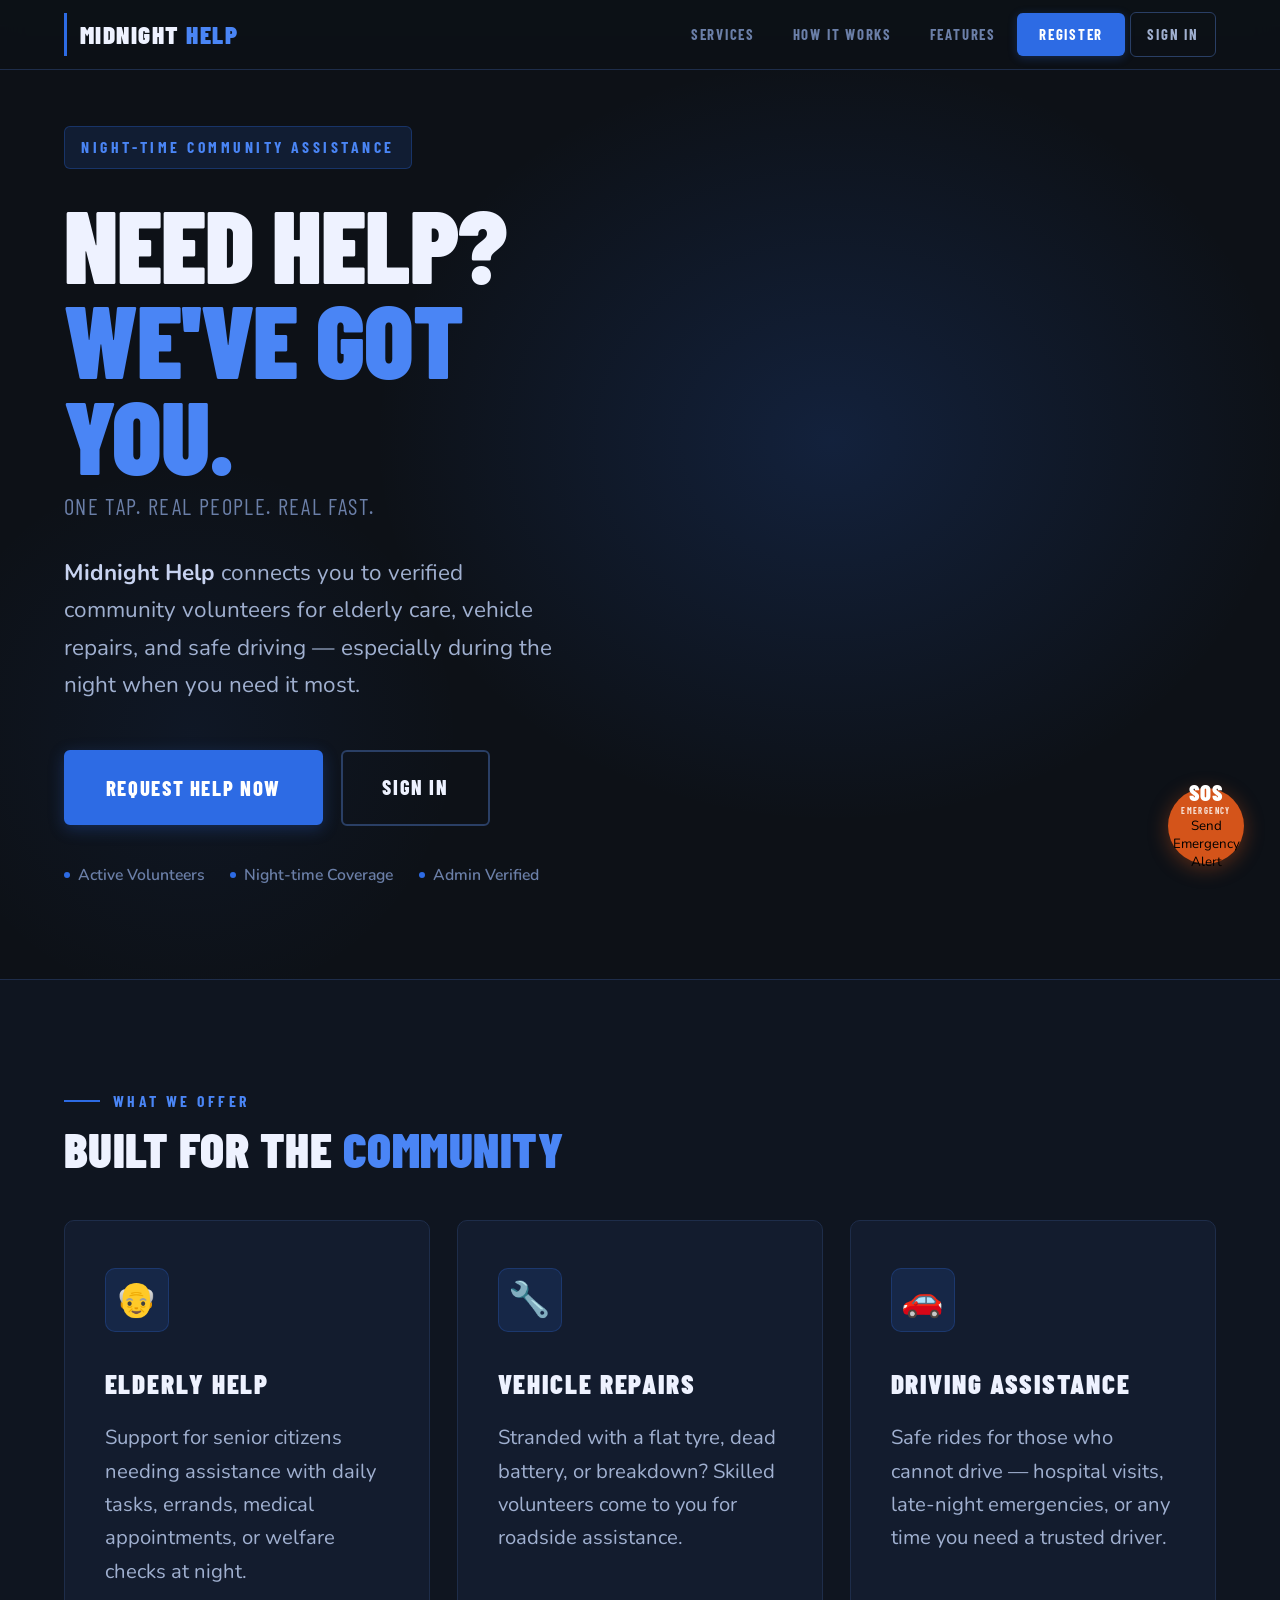
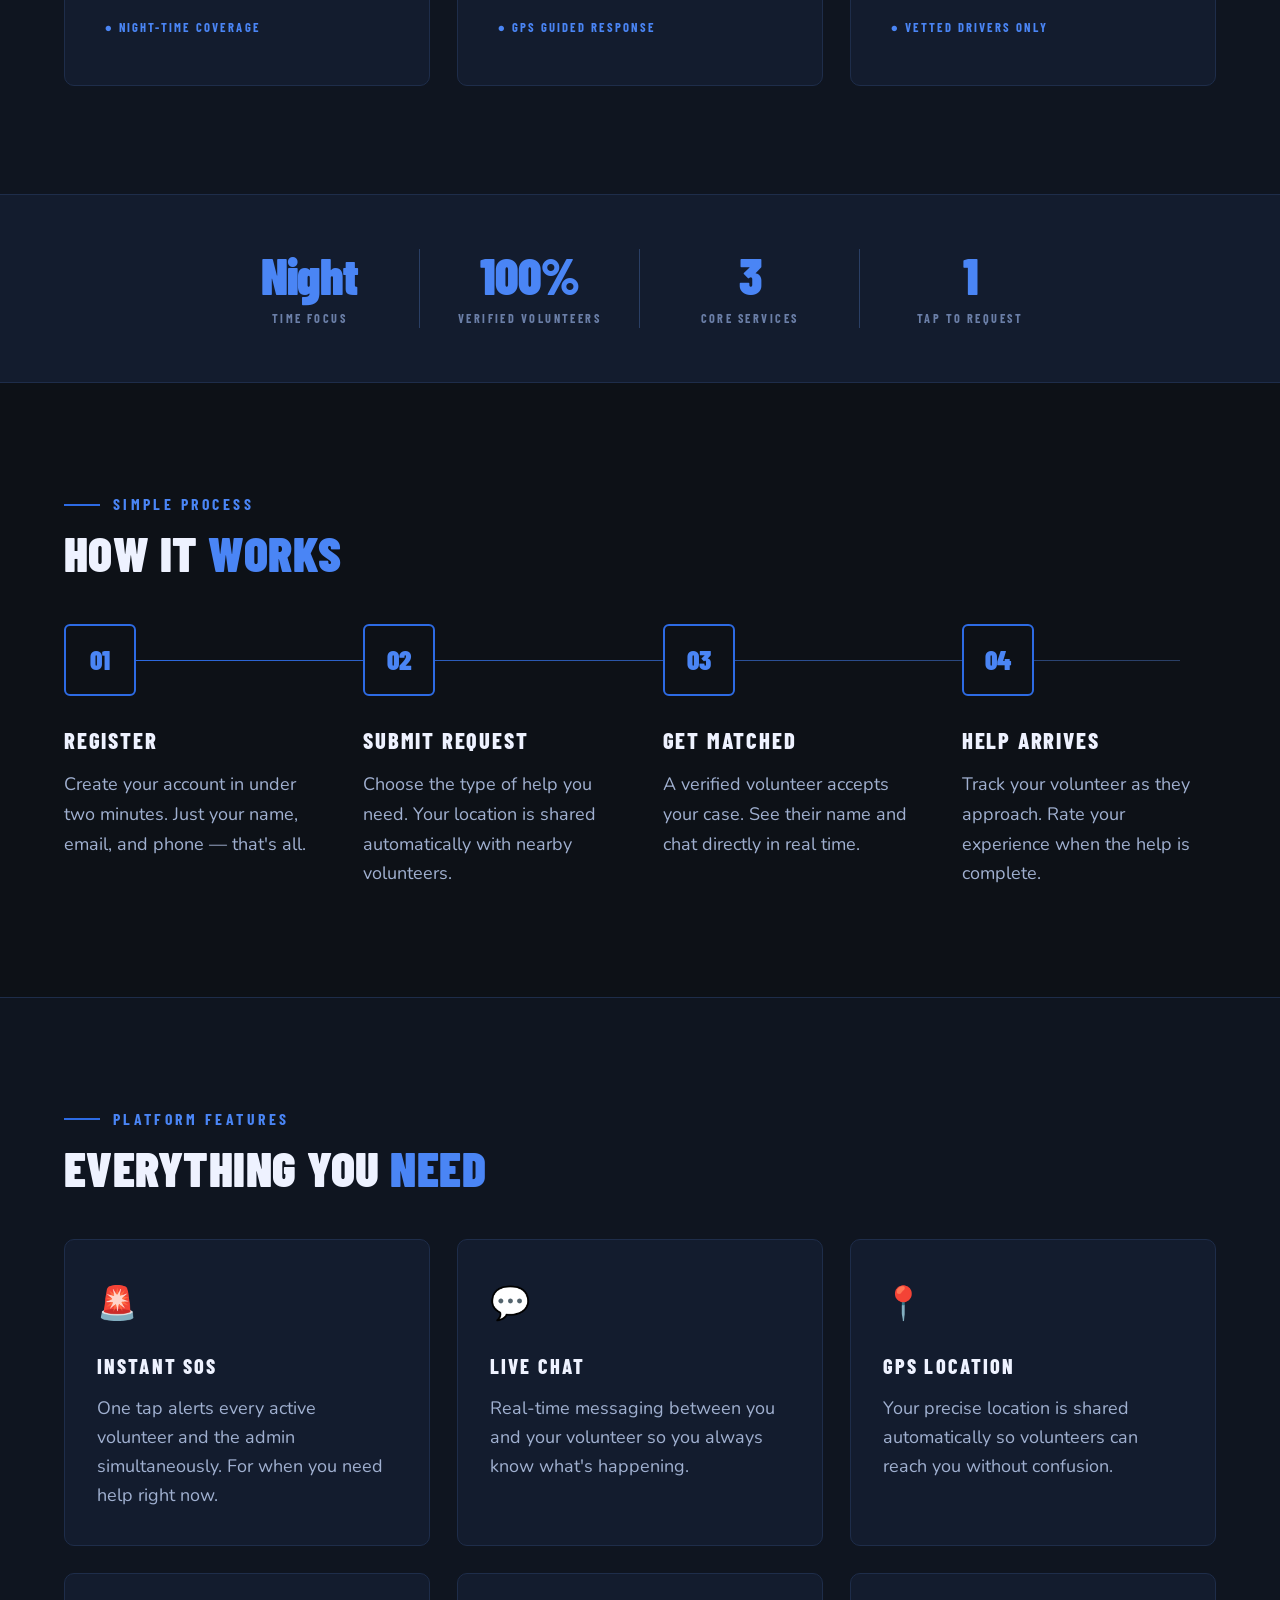
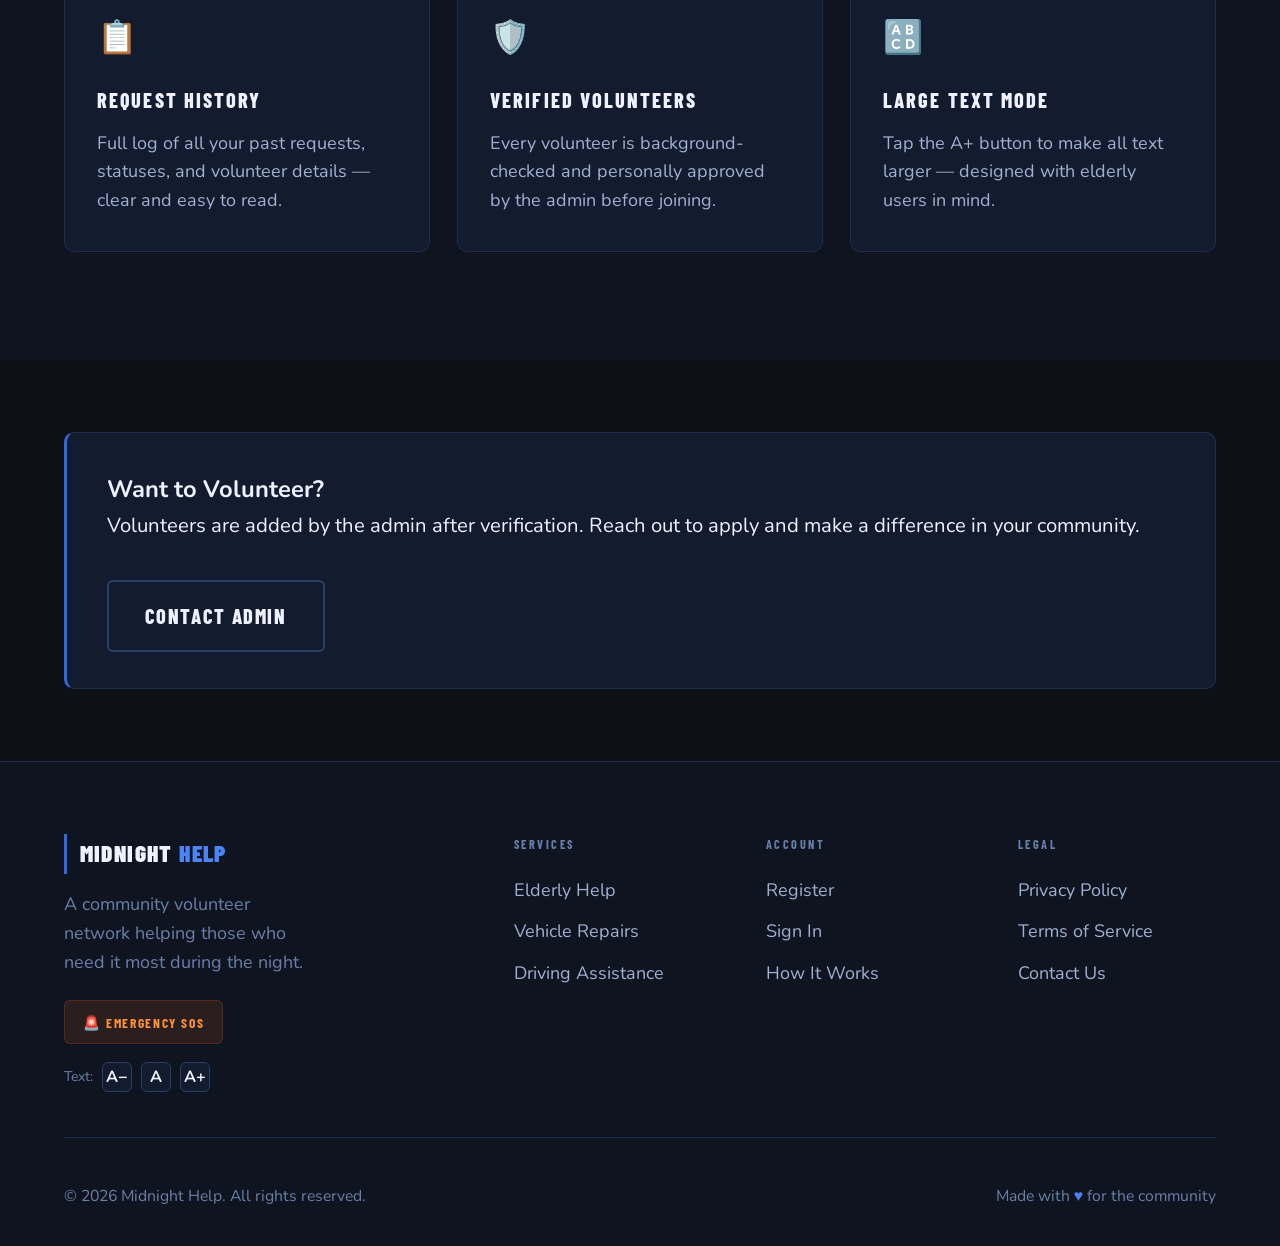
<file: index.html>
<!DOCTYPE html>
<html lang="en">
<head>
  <meta charset="UTF-8"/><meta name="viewport" content="width=device-width, initial-scale=1.0"/>
  <title>Midnight Help — Community Assistance Network</title>
  <link rel="stylesheet" href="css/base.css"/>
  <link rel="stylesheet" href="css/nav.css"/>
  <link rel="stylesheet" href="css/hero.css"/>
  <link rel="stylesheet" href="css/sections.css"/>
</head>
<body>
<a href="#main-content" class="skip-link">Skip to main content</a>

<nav class="site-nav" role="navigation">
  <a href="index.html" class="nav-logo"><div class="nav-logo-text">Midnight <span>Help</span></div></a>
  <ul class="nav-links">
    <li><a href="#services">Services</a></li>
    <li><a href="#how">How It Works</a></li>
    <li><a href="#features">Features</a></li>
    <li><a href="register.html" class="nav-register">Register</a></li>
    <li><a href="signin.html" class="nav-signin">Sign In</a></li>
  </ul>
  <button class="nav-hamburger" aria-label="Open menu" aria-expanded="false"><span></span><span></span><span></span></button>
</nav>
<div class="nav-drawer" id="nav-drawer">
  <a href="#services">Services</a>
  <a href="#how">How It Works</a>
  <a href="#features">Features</a>
  <a href="register.html" class="drawer-register">Register</a>
  <a href="signin.html">Sign In</a>
  <a href="#" onclick="openSOSModal();return false;" style="color:var(--sos-light)">🚨 Emergency SOS</a>
</div>

<main id="main-content">

  <!-- HERO -->
  <section class="hero" id="home">
    <div class="hero-glow"></div>
    <div class="hero-grid-lines"></div>
    <div class="hero-content">
      <div class="hero-eyebrow">Night-time Community Assistance</div>
      <h1 class="hero-title">Need Help?<span class="line-blue">We've Got<br>You.</span></h1>
      <p class="hero-tagline">One Tap. Real People. Real Fast.</p>
      <p class="hero-sub"><strong>Midnight Help</strong> connects you to verified community volunteers for elderly care, vehicle repairs, and safe driving — especially during the night when you need it most.</p>
      <div class="hero-actions">
        <a href="register.html" class="btn btn-primary" style="font-size:1.15rem;padding:1rem 2.2rem;">Request Help Now</a>
        <a href="signin.html" class="btn btn-outline">Sign In</a>
      </div>
      <div class="hero-trust">
        <div class="hero-trust-item"><span class="dot"></span>Active Volunteers</div>
        <div class="hero-trust-item"><span class="dot"></span>Night-time Coverage</div>
        <div class="hero-trust-item"><span class="dot"></span>Admin Verified</div>
      </div>
    </div>
  </section>

  <!-- SERVICES -->
  <section id="services" class="section">
    <div class="section-eyebrow">What We Offer</div>
    <h2 class="section-title">Built for the <span class="accent">Community</span></h2>
    <div class="services-grid reveal">
      <div class="service-card">
        <div class="service-icon-wrap">👴</div>
        <h3 class="service-name">Elderly Help</h3>
        <p class="service-desc">Support for senior citizens needing assistance with daily tasks, errands, medical appointments, or welfare checks at night.</p>
        <div class="service-tag">● Night-time Coverage</div>
      </div>
      <div class="service-card">
        <div class="service-icon-wrap">🔧</div>
        <h3 class="service-name">Vehicle Repairs</h3>
        <p class="service-desc">Stranded with a flat tyre, dead battery, or breakdown? Skilled volunteers come to you for roadside assistance.</p>
        <div class="service-tag">● GPS Guided Response</div>
      </div>
      <div class="service-card">
        <div class="service-icon-wrap">🚗</div>
        <h3 class="service-name">Driving Assistance</h3>
        <p class="service-desc">Safe rides for those who cannot drive — hospital visits, late-night emergencies, or any time you need a trusted driver.</p>
        <div class="service-tag">● Vetted Drivers Only</div>
      </div>
    </div>
  </section>

  <!-- STATS -->
  <div class="stats-strip reveal">
    <div class="stat"><div class="stat-num">Night</div><div class="stat-label">Time Focus</div></div>
    <div class="stat"><div class="stat-num">100%</div><div class="stat-label">Verified Volunteers</div></div>
    <div class="stat"><div class="stat-num">3</div><div class="stat-label">Core Services</div></div>
    <div class="stat"><div class="stat-num">1</div><div class="stat-label">Tap to Request</div></div>
  </div>

  <!-- HOW IT WORKS -->
  <section id="how" class="section">
    <div class="section-eyebrow">Simple Process</div>
    <h2 class="section-title">How It <span class="accent">Works</span></h2>
    <div class="steps-wrapper reveal">
      <div class="steps-grid">
        <div class="step reveal reveal-delay-1">
          <div class="step-number">01</div>
          <h3 class="step-title">Register</h3>
          <p class="step-desc">Create your account in under two minutes. Just your name, email, and phone — that's all.</p>
        </div>
        <div class="step reveal reveal-delay-2">
          <div class="step-number">02</div>
          <h3 class="step-title">Submit Request</h3>
          <p class="step-desc">Choose the type of help you need. Your location is shared automatically with nearby volunteers.</p>
        </div>
        <div class="step reveal reveal-delay-3">
          <div class="step-number">03</div>
          <h3 class="step-title">Get Matched</h3>
          <p class="step-desc">A verified volunteer accepts your case. See their name and chat directly in real time.</p>
        </div>
        <div class="step reveal">
          <div class="step-number">04</div>
          <h3 class="step-title">Help Arrives</h3>
          <p class="step-desc">Track your volunteer as they approach. Rate your experience when the help is complete.</p>
        </div>
      </div>
    </div>
  </section>

  <!-- FEATURES -->
  <section id="features" class="section">
    <div class="section-eyebrow">Platform Features</div>
    <h2 class="section-title">Everything You <span class="accent">Need</span></h2>
    <div class="features-grid reveal">
      <div class="feature-card">
        <span class="feature-icon">🚨</span>
        <h3 class="feature-name">Instant SOS</h3>
        <p class="feature-desc">One tap alerts every active volunteer and the admin simultaneously. For when you need help right now.</p>
      </div>
      <div class="feature-card">
        <span class="feature-icon">💬</span>
        <h3 class="feature-name">Live Chat</h3>
        <p class="feature-desc">Real-time messaging between you and your volunteer so you always know what's happening.</p>
      </div>
      <div class="feature-card">
        <span class="feature-icon">📍</span>
        <h3 class="feature-name">GPS Location</h3>
        <p class="feature-desc">Your precise location is shared automatically so volunteers can reach you without confusion.</p>
      </div>
      <div class="feature-card">
        <span class="feature-icon">📋</span>
        <h3 class="feature-name">Request History</h3>
        <p class="feature-desc">Full log of all your past requests, statuses, and volunteer details — clear and easy to read.</p>
      </div>
      <div class="feature-card">
        <span class="feature-icon">🛡️</span>
        <h3 class="feature-name">Verified Volunteers</h3>
        <p class="feature-desc">Every volunteer is background-checked and personally approved by the admin before joining.</p>
      </div>
      <div class="feature-card">
        <span class="feature-icon">🔠</span>
        <h3 class="feature-name">Large Text Mode</h3>
        <p class="feature-desc">Tap the A+ button to make all text larger — designed with elderly users in mind.</p>
      </div>
    </div>
  </section>

  <!-- VOLUNTEER BANNER -->
  <div class="volunteer-banner reveal">
    <div>
      <h3>Want to Volunteer?</h3>
      <p>Volunteers are added by the admin after verification. Reach out to apply and make a difference in your community.</p>
    </div>
    <a href="mailto:admin@midnighthelp.org" class="btn btn-outline">Contact Admin</a>
  </div>

</main>

<!-- FOOTER -->
<footer class="site-footer">
  <div class="footer-top">
    <div class="footer-brand">
      <div class="nav-logo-text" style="font-size:1.3rem;">Midnight <span>Help</span></div>
      <p>A community volunteer network helping those who need it most during the night.</p>
      <button class="footer-emergency" onclick="openSOSModal()">🚨 Emergency SOS</button>
      <div class="footer-a11y" style="margin-top:1rem;">
        <span>Text:</span>
        <button class="font-size-btn" data-action="decrease">A−</button>
        <button class="font-size-btn" data-action="reset">A</button>
        <button class="font-size-btn" data-action="increase">A+</button>
      </div>
    </div>
    <div class="footer-col">
      <h4>Services</h4>
      <ul>
        <li><a href="#services">Elderly Help</a></li>
        <li><a href="#services">Vehicle Repairs</a></li>
        <li><a href="#services">Driving Assistance</a></li>
      </ul>
    </div>
    <div class="footer-col">
      <h4>Account</h4>
      <ul>
        <li><a href="register.html">Register</a></li>
        <li><a href="signin.html">Sign In</a></li>
        <li><a href="#how">How It Works</a></li>
      </ul>
    </div>
    <div class="footer-col">
      <h4>Legal</h4>
      <ul>
        <li><a href="#">Privacy Policy</a></li>
        <li><a href="#">Terms of Service</a></li>
        <li><a href="mailto:admin@midnighthelp.org">Contact Us</a></li>
      </ul>
    </div>
  </div>
  <div class="footer-bottom">
    <p>© 2026 Midnight Help. All rights reserved.</p>
    <p>Made with <span>♥</span> for the community</p>
  </div>
</footer>

<!-- SOS MODAL -->
<div class="modal-overlay" id="sos-modal-overlay" role="dialog" aria-modal="true" onclick="closeSOSModal(event)" hidden>
  <div class="modal" style="border-top-color:var(--sos)">
    <button class="modal-close-btn" onclick="closeSOSModal(event)">✕</button>
    <div class="sos-modal-icon">🚨</div>
    <h2 class="sos-modal-title">Emergency SOS</h2>
    <div class="sos-modal-warning">This will <strong>immediately alert all active volunteers and the admin</strong>. Use only for genuine emergencies.</div>
    <div class="field"><label for="sos-name">Your Name <span style="color:var(--muted);font-size:.72rem">(optional)</span></label><input type="text" id="sos-name" placeholder="e.g. Rajan Pillai"/></div>
    <div class="field"><label for="sos-detail">Describe your emergency <span style="color:var(--sos-light)">*</span></label><input type="text" id="sos-detail" placeholder="e.g. Tyre burst on NH66 near Varkala"/></div>
    <div class="field">
      <label for="sos-location">Your Location</label>
      <div style="display:flex;gap:.6rem">
        <input type="text" id="sos-location" placeholder="Auto-detect or type here" style="flex:1" readonly/>
        <button id="sos-locate-btn" class="btn btn-outline btn-sm" style="white-space:nowrap">📍 Locate Me</button>
      </div>
    </div>
    <button class="btn btn-sos" id="sos-send-btn" onclick="sendSOS()" style="width:100%;margin-top:.5rem;font-size:1.05rem;padding:1rem">🚨 Send Emergency Alert</button>
    <div class="sos-confirm-box" id="sos-confirm-box">✓ Alert Sent — Volunteers &amp; admin notified. Help is on the way.</div>
  </div>
</div>

<div id="site-toast" class="toast" role="status" aria-live="polite"></div>

<button class="sos-float" onclick="openSOSModal()" aria-label="Emergency SOS" title="Emergency SOS">
  <span class="sos-float-text">SOS</span>
  <span class="sos-float-label">Emergency</span>
  <div class="sos-tooltip">Send Emergency Alert</div>
</button>

<script src="js/main.js"></script>
<script src="js/sos.js"></script>
</body>
</html>
</file>
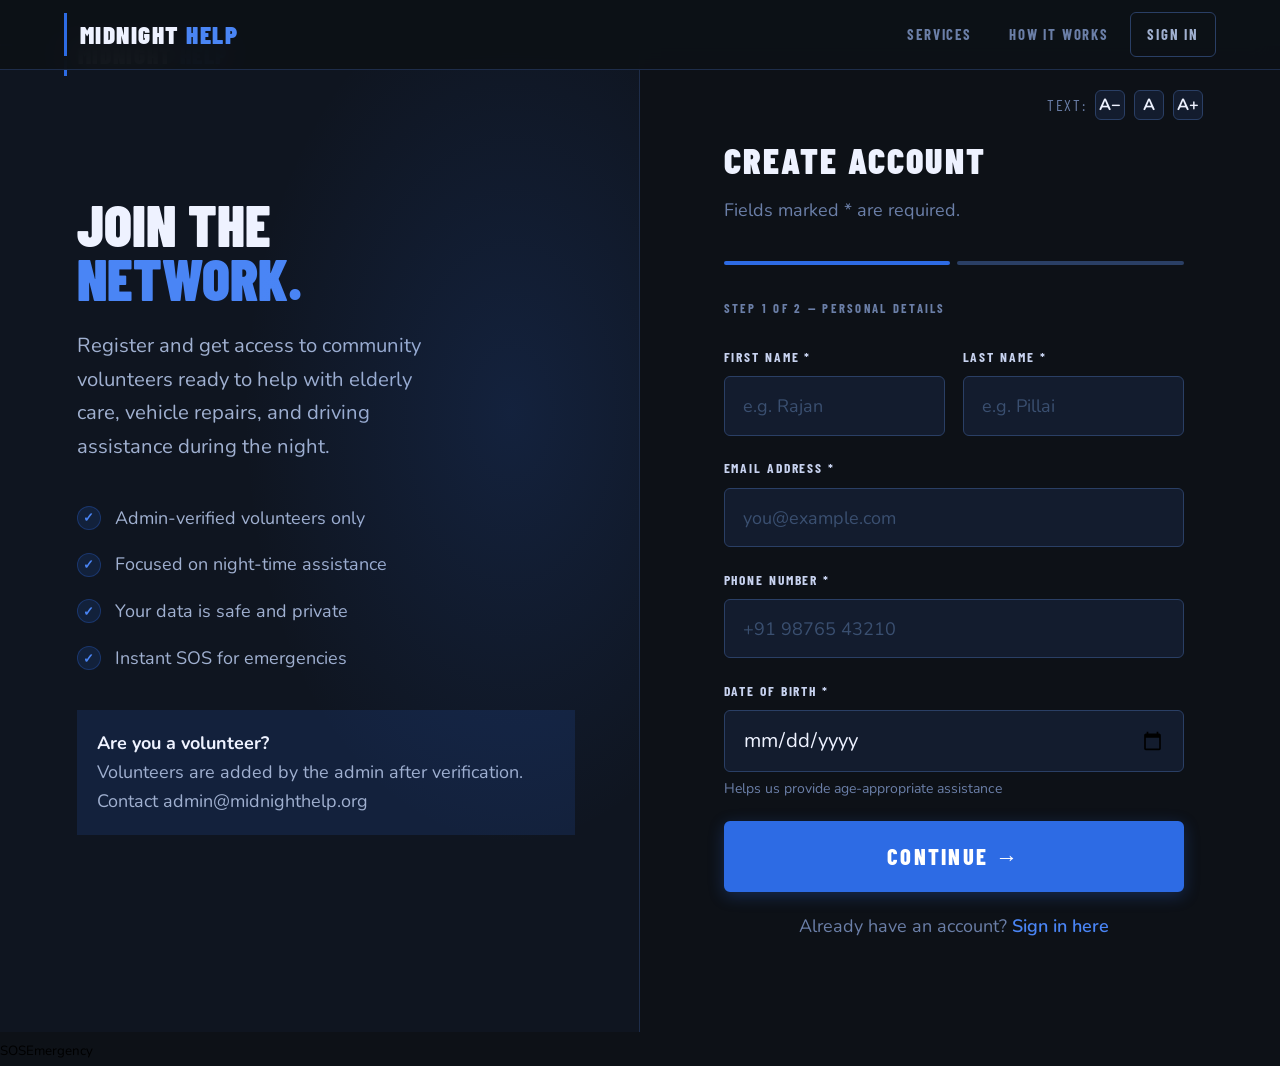
<file: register.html>
<!DOCTYPE html>
<html lang="en">
<head>
  <meta charset="UTF-8"/><meta name="viewport" content="width=device-width, initial-scale=1.0"/>
  <title>Register — Midnight Help</title>
  <link rel="stylesheet" href="css/base.css"/>
  <link rel="stylesheet" href="css/nav.css"/>
  <link rel="stylesheet" href="css/forms.css"/>
  <link rel="stylesheet" href="css/sections.css"/>
</head>
<body>
<a href="#main-content" class="skip-link">Skip to registration form</a>

<nav class="site-nav">
  <a href="index.html" class="nav-logo"><div class="nav-logo-text">Midnight <span>Help</span></div></a>
  <ul class="nav-links">
    <li><a href="index.html#services">Services</a></li>
    <li><a href="index.html#how">How It Works</a></li>
    <li><a href="signin.html" class="nav-signin">Sign In</a></li>
  </ul>
  <button class="nav-hamburger" aria-label="Open menu" aria-expanded="false"><span></span><span></span><span></span></button>
</nav>
<div class="nav-drawer" id="nav-drawer">
  <a href="index.html">Home</a>
  <a href="index.html#services">Services</a>
  <a href="signin.html">Sign In</a>
</div>

<main id="main-content">
  <div class="auth-page">

    <!-- LEFT PANEL -->
    <div class="auth-panel-left">
      <div class="panel-glow"></div>
      <a href="index.html" class="auth-brand-logo"><div class="logo-text">Midnight <span>Help</span></div></a>
      <h1 class="auth-panel-heading">Join the<br><span class="accent">Network.</span></h1>
      <p class="auth-panel-desc">Register and get access to community volunteers ready to help with elderly care, vehicle repairs, and driving assistance during the night.</p>
      <ul class="auth-trust-list">
        <li class="auth-trust-item"><span class="check">✓</span>Admin-verified volunteers only</li>
        <li class="auth-trust-item"><span class="check">✓</span>Focused on night-time assistance</li>
        <li class="auth-trust-item"><span class="check">✓</span>Your data is safe and private</li>
        <li class="auth-trust-item"><span class="check">✓</span>Instant SOS for emergencies</li>
      </ul>
      <div style="margin-top:2rem;padding:1.1rem;background:var(--blue-dim);border:1px solid var(--blue-border);border-radius:var(--radius)">
        <p style="font-size:var(--text-sm);color:var(--text);line-height:1.6">
          <strong style="color:var(--white)">Are you a volunteer?</strong><br/>
          Volunteers are added by the admin after verification. Contact
          <a href="mailto:admin@midnighthelp.org" style="color:var(--blue-light)">admin@midnighthelp.org</a>
        </p>
      </div>
    </div>

    <!-- RIGHT PANEL -->
    <div class="auth-panel-right">
      <div style="display:flex;justify-content:flex-end;margin-bottom:.5rem" class="font-size-control">
        <span>Text:</span>
        <button class="font-size-btn" data-action="decrease">A−</button>
        <button class="font-size-btn" data-action="reset">A</button>
        <button class="font-size-btn" data-action="increase">A+</button>
      </div>

      <div class="form-card">
        <h2 class="form-card-title">Create Account</h2>
        <p class="form-card-sub">Fields marked <span style="color:var(--sos-light)">*</span> are required.</p>

        <div class="form-steps-indicator">
          <div class="form-step-dot active" data-step="1"></div>
          <div class="form-step-dot" data-step="2"></div>
        </div>

        <!-- SUCCESS STATE -->
        <div class="form-success-box" id="register-success">
          <div class="success-icon">✅</div>
          <h3>Account Created!</h3>
          <p>Welcome to Midnight Help. Check your email to verify your account, then <a href="signin.html" style="color:var(--blue-light)">sign in here</a>.</p>
        </div>

        <form id="register-form" novalidate>

          <!-- STEP 1 -->
          <div class="form-step-panel active" data-step="1">
            <div class="step-label">Step 1 of 2 — Personal Details</div>
            <div class="form-row-2">
              <div class="field">
                <label for="fname">First Name <span style="color:var(--sos-light)">*</span></label>
                <input type="text" id="fname" autocomplete="given-name" placeholder="e.g. Rajan"/>
                <span class="field-error" id="err-fname"></span>
              </div>
              <div class="field">
                <label for="lname">Last Name <span style="color:var(--sos-light)">*</span></label>
                <input type="text" id="lname" autocomplete="family-name" placeholder="e.g. Pillai"/>
                <span class="field-error" id="err-lname"></span>
              </div>
            </div>
            <div class="field">
              <label for="email">Email Address <span style="color:var(--sos-light)">*</span></label>
              <input type="email" id="email" autocomplete="email" placeholder="you@example.com" inputmode="email"/>
              <span class="field-error" id="err-email"></span>
            </div>
            <div class="field">
              <label for="phone">Phone Number <span style="color:var(--sos-light)">*</span></label>
              <input type="tel" id="phone" autocomplete="tel" placeholder="+91 98765 43210" inputmode="tel"/>
              <span class="field-error" id="err-phone"></span>
            </div>
            <div class="field">
              <label for="dob">Date of Birth <span style="color:var(--sos-light)">*</span></label>
              <input type="date" id="dob" autocomplete="bday"/>
              <span class="field-hint">Helps us provide age-appropriate assistance</span>
              <span class="field-error" id="err-dob"></span>
            </div>
            <button type="button" id="step-next-btn" class="btn-form-submit" style="margin-top:.5rem">Continue →</button>
            <div class="form-link-row">Already have an account? <a href="signin.html">Sign in here</a></div>
          </div>

          <!-- STEP 2 -->
          <div class="form-step-panel" data-step="2">
            <div class="step-label">Step 2 of 2 — Account Security</div>
            <div class="field">
              <label for="password">Create Password <span style="color:var(--sos-light)">*</span></label>
              <div class="password-wrap">
                <input type="password" id="password" autocomplete="new-password" placeholder="Minimum 8 characters"/>
                <button type="button" class="toggle-password" data-target="password">👁️</button>
              </div>
              <div class="strength-bar-wrap" id="strength-bar">
                <div class="strength-bar-segment"></div>
                <div class="strength-bar-segment"></div>
                <div class="strength-bar-segment"></div>
                <div class="strength-bar-segment"></div>
                <div class="strength-bar-segment"></div>
              </div>
              <span class="strength-label" id="strength-label"></span>
              <span class="field-error" id="err-password"></span>
            </div>
            <div class="field">
              <label for="cpassword">Confirm Password <span style="color:var(--sos-light)">*</span></label>
              <div class="password-wrap">
                <input type="password" id="cpassword" autocomplete="new-password" placeholder="Re-enter your password"/>
                <button type="button" class="toggle-password" data-target="cpassword">👁️</button>
              </div>
              <span class="field-error" id="err-cpassword"></span>
            </div>
            <div class="check-field">
              <input type="checkbox" id="terms"/>
              <label for="terms">I agree to the <a href="#">Terms of Service</a> and <a href="#">Privacy Policy</a></label>
            </div>
            <div style="display:flex;gap:.8rem">
              <button type="button" id="step-back-btn" class="btn btn-outline" style="flex:1;min-width:100px;display:none">← Back</button>
              <button type="submit" id="register-submit-btn" class="btn-form-submit" style="flex:2;display:none">✅ Create Account</button>
            </div>
          </div>

        </form>
      </div>
    </div>

  </div>
</main>

<button class="sos-float" onclick="openSOSModal()" aria-label="Emergency SOS">
  <span class="sos-float-text">SOS</span><span class="sos-float-label">Emergency</span>
</button>

<div class="modal-overlay" id="sos-modal-overlay" onclick="closeSOSModal(event)" hidden>
  <div class="modal" style="border-top-color:var(--sos)">
    <button class="modal-close-btn" onclick="closeSOSModal(event)">✕</button>
    <div class="sos-modal-icon">🚨</div>
    <h2 class="sos-modal-title">Emergency SOS</h2>
    <div class="sos-modal-warning">This will <strong>immediately alert all active volunteers and the admin</strong>.</div>
    <div class="field"><label for="sos-name">Your Name</label><input type="text" id="sos-name" placeholder="Optional"/></div>
    <div class="field"><label for="sos-detail">Describe your emergency <span style="color:var(--sos-light)">*</span></label><input type="text" id="sos-detail" placeholder="Brief description"/></div>
    <div class="field">
      <label for="sos-location">Location</label>
      <div style="display:flex;gap:.6rem">
        <input type="text" id="sos-location" style="flex:1" readonly placeholder="Auto-detect or type"/>
        <button id="sos-locate-btn" class="btn btn-outline btn-sm">📍 Locate</button>
      </div>
    </div>
    <button class="btn btn-sos" id="sos-send-btn" onclick="sendSOS()" style="width:100%;margin-top:.5rem">🚨 Send Alert</button>
    <div class="sos-confirm-box" id="sos-confirm-box">✓ Alert Sent — Help is on the way.</div>
  </div>
</div>

<div id="site-toast" class="toast"></div>
<script src="js/main.js"></script>
<script src="js/sos.js"></script>
<script src="js/forms.js?v=3"></script>
</body>
</html>
</file>
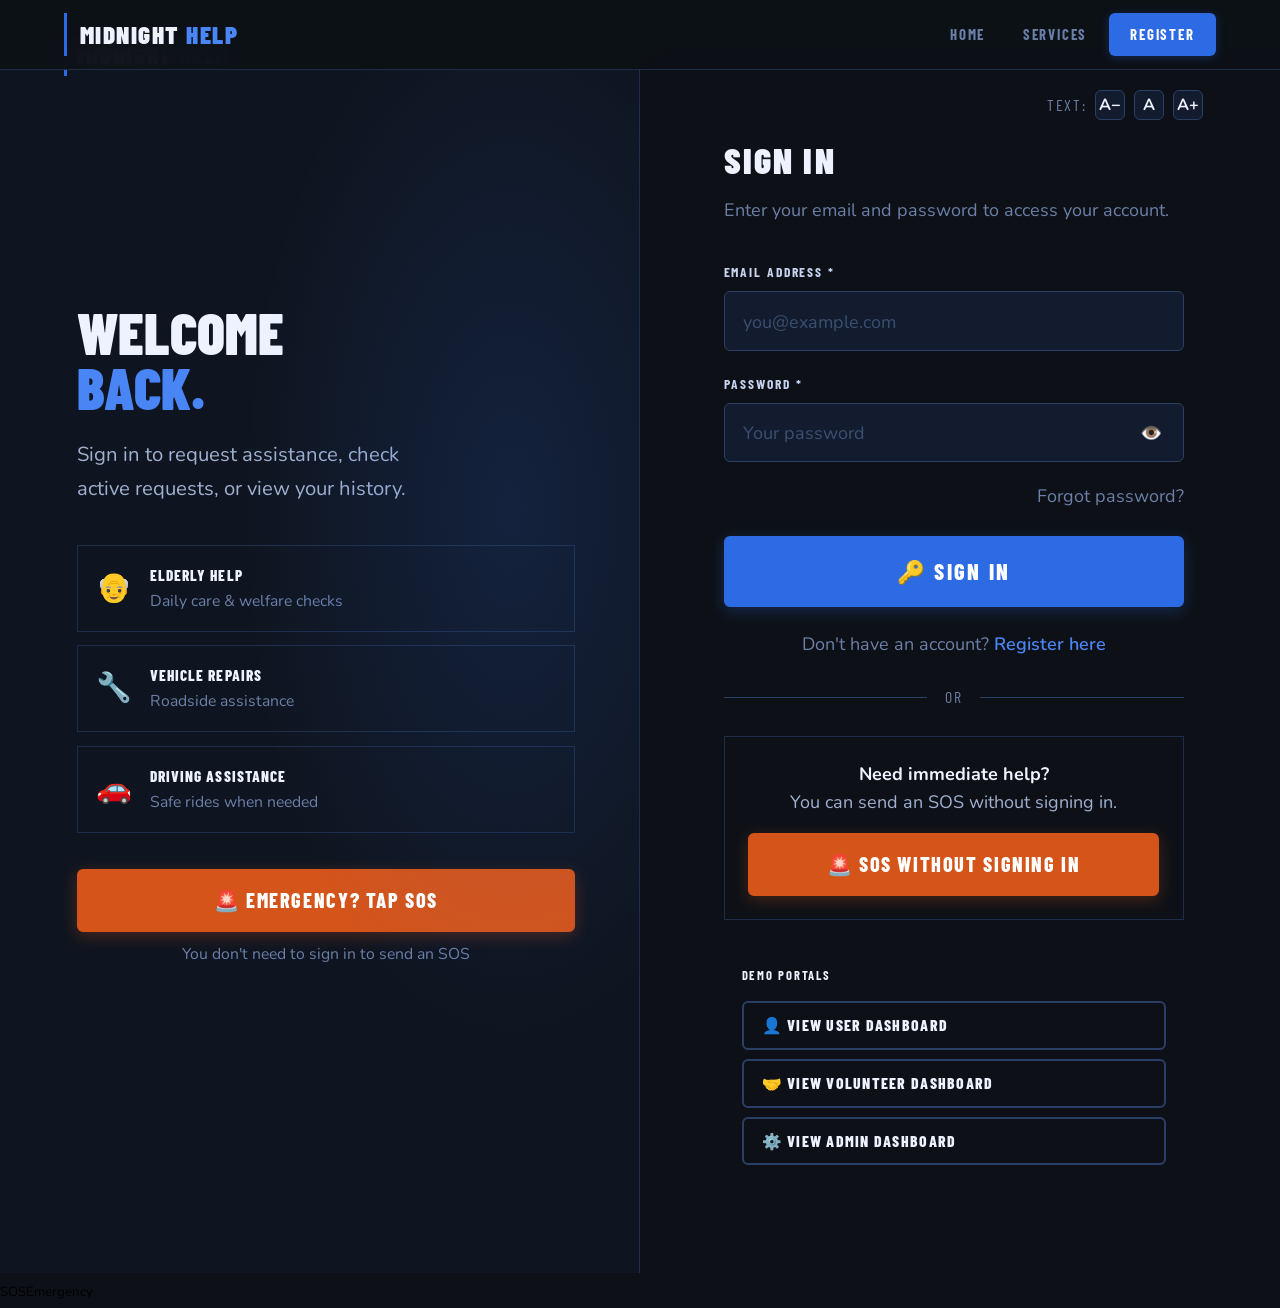
<file: signin.html>
<!DOCTYPE html>
<html lang="en">
<head>
  <meta charset="UTF-8"/><meta name="viewport" content="width=device-width, initial-scale=1.0"/>
  <title>Sign In — Midnight Help</title>
  <link rel="stylesheet" href="css/base.css"/>
  <link rel="stylesheet" href="css/nav.css"/>
  <link rel="stylesheet" href="css/forms.css"/>
  <link rel="stylesheet" href="css/sections.css"/>
</head>
<body>
<a href="#main-content" class="skip-link">Skip to sign in</a>

<nav class="site-nav">
  <a href="index.html" class="nav-logo"><div class="nav-logo-text">Midnight <span>Help</span></div></a>
  <ul class="nav-links">
    <li><a href="index.html">Home</a></li>
    <li><a href="index.html#services">Services</a></li>
    <li><a href="register.html" class="nav-register">Register</a></li>
  </ul>
  <button class="nav-hamburger" aria-label="Open menu" aria-expanded="false"><span></span><span></span><span></span></button>
</nav>
<div class="nav-drawer" id="nav-drawer">
  <a href="index.html">Home</a>
  <a href="index.html#services">Services</a>
  <a href="register.html" class="drawer-register">Register</a>
</div>

<main id="main-content">
  <div class="auth-page">

    <!-- LEFT PANEL -->
    <div class="auth-panel-left">
      <div class="panel-glow"></div>
      <a href="index.html" class="auth-brand-logo"><div class="logo-text">Midnight <span>Help</span></div></a>
      <h1 class="auth-panel-heading">Welcome<br><span class="accent">Back.</span></h1>
      <p class="auth-panel-desc">Sign in to request assistance, check active requests, or view your history.</p>

      <!-- Service reminder cards -->
      <div style="display:flex;flex-direction:column;gap:.75rem;margin-bottom:2rem">
        <div style="display:flex;align-items:center;gap:1rem;padding:.9rem 1rem;background:var(--surface);border:1px solid var(--border);border-radius:var(--radius)">
          <span style="font-size:1.6rem">👴</span>
          <div>
            <div style="font-family:var(--font-display);font-size:.85rem;font-weight:800;letter-spacing:.07em;text-transform:uppercase;color:var(--white)">Elderly Help</div>
            <div style="font-size:var(--text-xs);color:var(--muted)">Daily care &amp; welfare checks</div>
          </div>
        </div>
        <div style="display:flex;align-items:center;gap:1rem;padding:.9rem 1rem;background:var(--surface);border:1px solid var(--border);border-radius:var(--radius)">
          <span style="font-size:1.6rem">🔧</span>
          <div>
            <div style="font-family:var(--font-display);font-size:.85rem;font-weight:800;letter-spacing:.07em;text-transform:uppercase;color:var(--white)">Vehicle Repairs</div>
            <div style="font-size:var(--text-xs);color:var(--muted)">Roadside assistance</div>
          </div>
        </div>
        <div style="display:flex;align-items:center;gap:1rem;padding:.9rem 1rem;background:var(--surface);border:1px solid var(--border);border-radius:var(--radius)">
          <span style="font-size:1.6rem">🚗</span>
          <div>
            <div style="font-family:var(--font-display);font-size:.85rem;font-weight:800;letter-spacing:.07em;text-transform:uppercase;color:var(--white)">Driving Assistance</div>
            <div style="font-size:var(--text-xs);color:var(--muted)">Safe rides when needed</div>
          </div>
        </div>
      </div>

      <button onclick="openSOSModal()" class="btn btn-sos" style="width:100%">🚨 Emergency? Tap SOS</button>
      <p style="font-size:var(--text-xs);color:var(--muted);margin-top:.5rem;text-align:center">You don't need to sign in to send an SOS</p>
    </div>

    <!-- RIGHT PANEL -->
    <div class="auth-panel-right">
      <div style="display:flex;justify-content:flex-end;margin-bottom:.5rem" class="font-size-control">
        <span>Text:</span>
        <button class="font-size-btn" data-action="decrease">A−</button>
        <button class="font-size-btn" data-action="reset">A</button>
        <button class="font-size-btn" data-action="increase">A+</button>
      </div>

      <div class="form-card">
        <h2 class="form-card-title">Sign In</h2>
        <p class="form-card-sub">Enter your email and password to access your account.</p>

        <form id="signin-form" novalidate>
          <div class="field">
            <label for="si-email">Email Address <span style="color:var(--sos-light)">*</span></label>
            <input type="email" id="si-email" autocomplete="email" placeholder="you@example.com" inputmode="email"/>
            <span class="field-error" id="err-si-email"></span>
          </div>
          <div class="field">
            <label for="si-password">Password <span style="color:var(--sos-light)">*</span></label>
            <div class="password-wrap">
              <input type="password" id="si-password" autocomplete="current-password" placeholder="Your password"/>
              <button type="button" class="toggle-password" data-target="si-password">👁️</button>
            </div>
            <span class="field-error" id="err-si-password"></span>
          </div>
          <div style="text-align:right;margin-bottom:1.3rem;margin-top:-.3rem">
            <a href="#" onclick="alert('Password reset will connect to the backend.');return false;" style="font-size:var(--text-sm);color:var(--muted)">Forgot password?</a>
          </div>
          <button type="submit" id="signin-submit-btn" class="btn-form-submit">🔑 Sign In</button>
          <div class="form-link-row" style="margin-top:1.2rem">
            Don't have an account? <a href="register.html">Register here</a>
          </div>
        </form>

        <div class="form-divider"><span>Or</span></div>

        <div style="background:var(--surface);border:1px solid var(--border);padding:1.3rem;text-align:center;border-radius:var(--radius)">
          <p style="font-size:var(--text-sm);color:var(--text);margin-bottom:.9rem;line-height:1.55">
            <strong style="color:var(--white)">Need immediate help?</strong><br/>
            You can send an SOS without signing in.
          </p>
          <button onclick="openSOSModal()" class="btn btn-sos" style="width:100%">🚨 SOS Without Signing In</button>
        </div>

        <!-- Demo portal links for the project -->
        <div style="margin-top:1.5rem;padding:1rem;background:var(--surface);border:1px solid var(--blue-border);border-radius:var(--radius)">
          <div style="font-family:var(--font-display);font-size:.7rem;font-weight:700;letter-spacing:.14em;text-transform:uppercase;color:var(--blue-light);margin-bottom:.8rem">Demo Portals</div>
          <div style="display:flex;flex-direction:column;gap:.5rem">
            <a href="user-dashboard.html" class="btn btn-outline btn-sm" style="justify-content:flex-start;gap:.6rem">👤 View User Dashboard</a>
            <a href="volunteer-dashboard.html" class="btn btn-outline btn-sm" style="justify-content:flex-start;gap:.6rem">🤝 View Volunteer Dashboard</a>
            <a href="admin-dashboard.html" class="btn btn-outline btn-sm" style="justify-content:flex-start;gap:.6rem">⚙️ View Admin Dashboard</a>
          </div>
        </div>

      </div>
    </div>

  </div>
</main>

<button class="sos-float" onclick="openSOSModal()" aria-label="Emergency SOS">
  <span class="sos-float-text">SOS</span><span class="sos-float-label">Emergency</span>
</button>

<div class="modal-overlay" id="sos-modal-overlay" onclick="closeSOSModal(event)" hidden>
  <div class="modal" style="border-top-color:var(--sos)">
    <button class="modal-close-btn" onclick="closeSOSModal(event)">✕</button>
    <div class="sos-modal-icon">🚨</div>
    <h2 class="sos-modal-title">Emergency SOS</h2>
    <div class="sos-modal-warning">This will <strong>immediately alert all active volunteers and the admin</strong>.</div>
    <div class="field"><label for="sos-name">Your Name</label><input type="text" id="sos-name" placeholder="Optional"/></div>
    <div class="field"><label for="sos-detail">Describe your emergency <span style="color:var(--sos-light)">*</span></label><input type="text" id="sos-detail" placeholder="Brief description"/></div>
    <div class="field">
      <label for="sos-location">Location</label>
      <div style="display:flex;gap:.6rem">
        <input type="text" id="sos-location" style="flex:1" readonly placeholder="Auto-detect or type"/>
        <button id="sos-locate-btn" class="btn btn-outline btn-sm">📍 Locate</button>
      </div>
    </div>
    <button class="btn btn-sos" id="sos-send-btn" onclick="sendSOS()" style="width:100%;margin-top:.5rem">🚨 Send Alert</button>
    <div class="sos-confirm-box" id="sos-confirm-box">✓ Alert Sent — Help is on the way.</div>
  </div>
</div>

<div id="site-toast" class="toast"></div>
<script src="js/main.js"></script>
<script src="js/sos.js"></script>
<script src="js/forms.js?v=3"></script>
</body>
</html>
</file>
<file: css/base.css>
/* ═══════════════════════════════════════════════
   MIDNIGHT HELP — BASE.CSS
   Razorpay-inspired: Deep Navy + Cobalt Blue
═══════════════════════════════════════════════ */
@import url('https://fonts.googleapis.com/css2?family=Barlow+Condensed:wght@400;600;700;800;900&family=Nunito:wght@300;400;500;600;700&display=swap');

:root {
  --bg-base:      #0d1117;
  --bg-dark:      #0f1520;
  --bg-surface:   #131c2e;
  --bg-elevated:  #1a2540;
  --bg-overlay:   #1e2d4a;
  --border:       #1e2d4a;
  --border-lit:   #2a3f65;
  --border-bright:#3a5585;
  --blue:         #2d6be4;
  --blue-bright:  #4a85f5;
  --blue-dark:    #1e52c0;
  --blue-dim:     rgba(45,107,228,0.14);
  --blue-glow:    rgba(45,107,228,0.28);
  --sos:          #d4541a;
  --sos-dark:     #a83e10;
  --sos-dim:      rgba(212,84,26,0.14);
  --white:        #eef2ff;
  --off-white:    #c8d3f0;
  --muted:        #6b7fa8;
  --text:         #a0b0d0;
  --font-display: 'Barlow Condensed', sans-serif;
  --font-body:    'Nunito', sans-serif;
  --text-xs:   0.875rem;
  --text-sm:   1rem;
  --text-base: 1.125rem;
  --text-lg:   1.25rem;
  --text-xl:   1.5rem;
  --text-2xl:  2rem;
  --text-3xl:  2.75rem;
  --text-hero: clamp(3.5rem, 8vw, 6.5rem);
  --gap-sm:  0.75rem;
  --gap-md:  1.5rem;
  --gap-lg:  2.5rem;
  --gap-xl:  4rem;
  --gap-2xl: 6rem;
  --radius-sm: 6px;
  --radius-md: 10px;
  --ease: 0.22s ease;
}

*,*::before,*::after{box-sizing:border-box;margin:0;padding:0;}
html{scroll-behavior:smooth;font-size:18px;}
body{background:var(--bg-base);color:var(--white);font-family:var(--font-body);font-size:var(--text-base);line-height:1.7;overflow-x:hidden;-webkit-font-smoothing:antialiased;}
a{color:inherit;text-decoration:none;}
ul{list-style:none;}
img,svg{display:block;max-width:100%;}
button{cursor:pointer;border:none;font-family:var(--font-body);background:none;}
:focus-visible{outline:2px solid var(--blue-bright);outline-offset:3px;}

.skip-link{position:absolute;top:-100%;left:1rem;background:var(--blue);color:#fff;padding:0.6rem 1.2rem;font-family:var(--font-display);font-weight:700;letter-spacing:0.08em;text-transform:uppercase;z-index:9999;transition:top 0.2s;border-radius:var(--radius-sm);}
.skip-link:focus{top:1rem;}
.sr-only{position:absolute;width:1px;height:1px;padding:0;margin:-1px;overflow:hidden;clip:rect(0,0,0,0);white-space:nowrap;border:0;}

.section{padding:var(--gap-2xl) 5vw;}

.section-eyebrow{display:flex;align-items:center;gap:0.7rem;font-family:var(--font-display);font-size:var(--text-xs);font-weight:700;letter-spacing:0.22em;text-transform:uppercase;color:var(--blue-bright);margin-bottom:0.5rem;}
.section-eyebrow::before{content:'';display:block;width:2rem;height:2px;background:var(--blue);flex-shrink:0;}

.section-title{font-family:var(--font-display);font-size:clamp(2rem,4vw,var(--text-3xl));font-weight:900;letter-spacing:0.01em;text-transform:uppercase;line-height:1.05;color:var(--white);margin-bottom:var(--gap-lg);}
.section-title .accent{color:var(--blue-bright);}

.reveal{opacity:0;transform:translateY(24px);transition:opacity 0.55s ease,transform 0.55s ease;}
.reveal.visible{opacity:1;transform:none;}
.reveal-delay-1{transition-delay:0.1s;}
.reveal-delay-2{transition-delay:0.2s;}
.reveal-delay-3{transition-delay:0.3s;}

/* BUTTONS */
.btn{display:inline-flex;align-items:center;justify-content:center;gap:0.55rem;font-family:var(--font-display);font-weight:800;letter-spacing:0.08em;text-transform:uppercase;padding:0.95rem 2rem;font-size:var(--text-base);border:2px solid transparent;border-radius:var(--radius-sm);transition:background var(--ease),border-color var(--ease),transform 0.15s,box-shadow 0.15s;min-height:54px;cursor:pointer;}
.btn:hover{transform:translateY(-1px);}
.btn:active{transform:translateY(0);}
.btn-primary{background:var(--blue);color:#fff;border-color:var(--blue);box-shadow:0 4px 16px var(--blue-glow);}
.btn-primary:hover{background:var(--blue-bright);border-color:var(--blue-bright);}
.btn-outline{background:transparent;color:var(--white);border-color:var(--border-lit);}
.btn-outline:hover{border-color:var(--blue-bright);color:var(--blue-bright);}
.btn-ghost{background:transparent;color:var(--text);border-color:transparent;padding:0.8rem 1.2rem;}
.btn-ghost:hover{color:var(--white);}
.btn-sos{background:var(--sos);color:#fff;border-color:var(--sos);box-shadow:0 4px 16px rgba(212,84,26,0.3);}
.btn-sos:hover{background:var(--sos-dark);border-color:var(--sos-dark);}
.btn-sm{padding:0.5rem 1rem;font-size:var(--text-xs);min-height:36px;}
.btn-danger{background:rgba(200,40,40,0.15);color:#f87171;border-color:rgba(200,40,40,0.3);}
.btn-danger:hover{background:rgba(200,40,40,0.25);}
.btn-success{background:rgba(22,163,74,0.15);color:#4ade80;border-color:rgba(22,163,74,0.3);}
.btn-success:hover{background:rgba(22,163,74,0.25);}

/* BADGE */
.badge{display:inline-flex;align-items:center;gap:0.3rem;padding:0.22rem 0.65rem;border-radius:20px;font-family:var(--font-display);font-size:0.68rem;font-weight:700;letter-spacing:0.1em;text-transform:uppercase;}
.badge-blue{background:var(--blue-dim);color:var(--blue-bright);border:1px solid rgba(45,107,228,0.3);}
.badge-green{background:rgba(22,163,74,0.12);color:#4ade80;border:1px solid rgba(22,163,74,0.3);}
.badge-amber{background:rgba(212,84,26,0.12);color:#fb923c;border:1px solid rgba(212,84,26,0.3);}
.badge-gray{background:rgba(100,120,160,0.1);color:var(--muted);border:1px solid var(--border-lit);}
.badge-red{background:rgba(200,40,40,0.12);color:#f87171;border:1px solid rgba(200,40,40,0.3);}

/* CARD */
.card{background:var(--bg-surface);border:1px solid var(--border);border-radius:var(--radius-md);padding:1.8rem;transition:border-color var(--ease),background var(--ease);}
.card:hover{border-color:var(--border-lit);background:var(--bg-elevated);}

/* MODAL */
.modal-overlay{position:fixed;inset:0;z-index:600;background:rgba(5,10,20,0.92);display:none;align-items:center;justify-content:center;padding:1.5rem;}
.modal-overlay.active{display:flex;}
@keyframes modal-in{from{opacity:0;transform:scale(0.95) translateY(-10px);}to{opacity:1;transform:none;}}
.modal{background:var(--bg-elevated);border:1px solid var(--border-lit);border-top:3px solid var(--blue);border-radius:var(--radius-md);width:100%;max-width:500px;padding:2.6rem 2.2rem;position:relative;animation:modal-in 0.22s ease;}
.modal-close-btn{position:absolute;top:1rem;right:1rem;width:40px;height:40px;display:flex;align-items:center;justify-content:center;color:var(--muted);font-size:1.2rem;border-radius:50%;transition:color var(--ease),background var(--ease);}
.modal-close-btn:hover{color:var(--white);background:rgba(255,255,255,0.05);}

/* TOAST */
.toast{position:fixed;bottom:7rem;left:50%;transform:translateX(-50%) translateY(16px);background:var(--bg-elevated);border:1px solid var(--border-lit);border-left:3px solid var(--blue);border-radius:var(--radius-sm);padding:0.9rem 1.4rem;font-size:var(--text-sm);color:var(--white);z-index:700;opacity:0;transition:opacity 0.3s,transform 0.3s;pointer-events:none;white-space:nowrap;max-width:90vw;}
.toast.show{opacity:1;transform:translateX(-50%) translateY(0);}

/* FONT SIZE CONTROL */
.font-size-control{display:flex;align-items:center;gap:0.5rem;margin-bottom:1rem;}
.font-size-control span{font-size:var(--text-xs);color:var(--muted);font-family:var(--font-display);letter-spacing:0.1em;text-transform:uppercase;}
.font-size-btn{width:30px;height:30px;background:var(--bg-surface);border:1px solid var(--border-lit);color:var(--white);display:flex;align-items:center;justify-content:center;font-weight:700;cursor:pointer;font-size:0.9rem;border-radius:var(--radius-sm);transition:background var(--ease),border-color var(--ease);}
.font-size-btn:hover{background:var(--bg-overlay);border-color:var(--blue);}

.divider{border:none;border-top:1px solid var(--border);margin:0;}

/* DASHBOARD LAYOUT */
.dash-layout{display:grid;grid-template-columns:240px 1fr;min-height:100vh;}
.dash-sidebar{background:var(--bg-dark);border-right:1px solid var(--border);display:flex;flex-direction:column;position:sticky;top:0;height:100vh;overflow-y:auto;}
.dash-main{background:var(--bg-base);overflow-y:auto;}
.dash-sidebar-logo{padding:1.6rem 1.4rem;border-bottom:1px solid var(--border);display:flex;align-items:center;gap:0.6rem;}
.dash-sidebar-logo .logo-text{font-family:var(--font-display);font-size:1.25rem;font-weight:900;letter-spacing:0.06em;text-transform:uppercase;color:var(--white);padding-left:0.6rem;border-left:3px solid var(--blue);}
.dash-sidebar-logo .logo-text span{color:var(--blue-bright);}
.dash-nav{padding:1rem 0.8rem;flex:1;}
.dash-nav-section{margin-bottom:1.6rem;}
.dash-nav-label{font-family:var(--font-display);font-size:0.65rem;font-weight:700;letter-spacing:0.2em;text-transform:uppercase;color:var(--muted);padding:0 0.6rem;margin-bottom:0.5rem;}
.dash-nav-link{display:flex;align-items:center;gap:0.75rem;padding:0.75rem 0.8rem;border-radius:var(--radius-sm);font-size:var(--text-sm);color:var(--text);font-weight:600;transition:background var(--ease),color var(--ease);min-height:48px;cursor:pointer;width:100%;text-align:left;border:none;}
.dash-nav-link .nav-icon{font-size:1.1rem;flex-shrink:0;width:22px;text-align:center;}
.dash-nav-link:hover{background:var(--bg-surface);color:var(--white);}
.dash-nav-link.active{background:var(--blue-dim);color:var(--blue-bright);border-left:3px solid var(--blue);}
.dash-sidebar-bottom{padding:1rem;border-top:1px solid var(--border);}
.dash-header{padding:1.4rem 2rem;border-bottom:1px solid var(--border);display:flex;align-items:center;justify-content:space-between;background:var(--bg-dark);position:sticky;top:0;z-index:50;}
.dash-header-title{font-family:var(--font-display);font-size:var(--text-xl);font-weight:800;letter-spacing:0.04em;text-transform:uppercase;color:var(--white);}
.dash-content{padding:2rem;}
.dash-grid-2{display:grid;grid-template-columns:1fr 1fr;gap:1.5rem;}
.dash-grid-3{display:grid;grid-template-columns:repeat(3,1fr);gap:1.5rem;}
.dash-grid-4{display:grid;grid-template-columns:repeat(4,1fr);gap:1.5rem;}
.stat-card{background:var(--bg-surface);border:1px solid var(--border);border-radius:var(--radius-md);padding:1.4rem 1.6rem;}
.stat-card-num{font-family:var(--font-display);font-size:var(--text-3xl);font-weight:900;color:var(--white);line-height:1;margin-bottom:0.3rem;}
.stat-card-label{font-size:var(--text-xs);color:var(--muted);font-family:var(--font-display);letter-spacing:0.12em;text-transform:uppercase;}
.stat-card-icon{font-size:1.6rem;margin-bottom:0.8rem;}

/* TABLE */
.data-table{width:100%;border-collapse:collapse;}
.data-table th{font-family:var(--font-display);font-size:0.7rem;font-weight:700;letter-spacing:0.16em;text-transform:uppercase;color:var(--muted);padding:0.75rem 1rem;text-align:left;border-bottom:1px solid var(--border);white-space:nowrap;}
.data-table td{padding:0.9rem 1rem;border-bottom:1px solid var(--border);font-size:var(--text-sm);color:var(--text);vertical-align:middle;}
.data-table tr:last-child td{border-bottom:none;}
.data-table tr:hover td{background:rgba(45,107,228,0.04);}
.table-wrap{background:var(--bg-surface);border:1px solid var(--border);border-radius:var(--radius-md);overflow:hidden;overflow-x:auto;}

/* FORM FIELD */
.field{display:flex;flex-direction:column;gap:0.4rem;margin-bottom:1.2rem;}
.field label{font-family:var(--font-display);font-size:0.75rem;font-weight:700;letter-spacing:0.14em;text-transform:uppercase;color:var(--off-white);}
.field input,.field select,.field textarea{background:var(--bg-surface);border:1.5px solid var(--border-lit);color:var(--white);padding:0.85rem 1rem;font-family:var(--font-body);font-size:var(--text-base);width:100%;outline:none;transition:border-color var(--ease),background var(--ease);border-radius:var(--radius-sm);min-height:52px;-webkit-appearance:none;appearance:none;}
.field input::placeholder,.field textarea::placeholder{color:#3a4f70;font-size:var(--text-sm);}
.field input:focus,.field select:focus,.field textarea:focus{border-color:var(--blue);background:var(--bg-elevated);}
.field select option{background:var(--bg-elevated);color:var(--white);}
.field textarea{min-height:90px;resize:vertical;}
.field-error{font-size:0.75rem;color:#f87171;display:none;align-items:center;gap:0.3rem;}
.field-error.visible{display:flex;}
.field-hint{font-size:0.78rem;color:var(--muted);line-height:1.45;}
.form-row-2{display:grid;grid-template-columns:1fr 1fr;gap:1rem;}
@media(max-width:480px){.form-row-2{grid-template-columns:1fr;}.dash-layout{grid-template-columns:1fr;}.dash-sidebar{position:fixed;left:-240px;z-index:300;height:100vh;transition:left 0.3s;}.dash-sidebar.open{left:0;}}
@media(max-width:768px){.dash-grid-4{grid-template-columns:1fr 1fr;}.dash-grid-3{grid-template-columns:1fr;}.dash-grid-2{grid-template-columns:1fr;}}
</file>
<file: css/nav.css>
/* NAV.CSS */
.site-nav{position:fixed;top:0;left:0;right:0;z-index:400;height:70px;display:flex;align-items:center;justify-content:space-between;padding:0 5vw;background:rgba(13,17,23,0.95);backdrop-filter:blur(14px);border-bottom:1px solid var(--border);}
.nav-logo{display:flex;align-items:center;text-decoration:none;}
.nav-logo-text{font-family:var(--font-display);font-size:1.4rem;font-weight:900;letter-spacing:0.06em;text-transform:uppercase;color:var(--white);padding-left:0.7rem;border-left:3px solid var(--blue);}
.nav-logo-text span{color:var(--blue-bright);}
.nav-links{display:flex;align-items:center;gap:0.3rem;}
.nav-links a{font-family:var(--font-display);font-size:0.82rem;font-weight:700;letter-spacing:0.12em;text-transform:uppercase;color:var(--muted);padding:0.5rem 0.9rem;border-radius:var(--radius-sm);transition:color var(--ease),background var(--ease);min-height:42px;display:flex;align-items:center;}
.nav-links a:hover,.nav-links a.active{color:var(--white);}
.nav-links .nav-register{background:var(--blue);color:#fff !important;padding:0.5rem 1.2rem;box-shadow:0 2px 10px var(--blue-glow);}
.nav-links .nav-register:hover{background:var(--blue-bright);}
.nav-links .nav-signin{border:1px solid var(--border-lit);color:var(--text) !important;}
.nav-links .nav-signin:hover{border-color:var(--blue-bright);color:var(--blue-bright) !important;}
.nav-hamburger{display:none;flex-direction:column;gap:5px;width:44px;height:44px;align-items:center;justify-content:center;border:1px solid var(--border-lit);border-radius:var(--radius-sm);padding:0.5rem;}
.nav-hamburger span{display:block;width:20px;height:2px;background:var(--white);transition:transform 0.25s,opacity 0.25s;}
.nav-hamburger.open span:nth-child(1){transform:rotate(45deg) translate(5px,5px);}
.nav-hamburger.open span:nth-child(2){opacity:0;}
.nav-hamburger.open span:nth-child(3){transform:rotate(-45deg) translate(5px,-5px);}
.nav-drawer{position:fixed;top:70px;left:0;right:0;background:var(--bg-dark);border-bottom:1px solid var(--border);z-index:399;padding:1.2rem 5vw 1.8rem;display:flex;flex-direction:column;gap:0.2rem;transform:translateY(-110%);transition:transform 0.3s ease;}
.nav-drawer.open{transform:translateY(0);}
.nav-drawer a{font-family:var(--font-display);font-size:1rem;font-weight:700;letter-spacing:0.1em;text-transform:uppercase;color:var(--text);padding:0.8rem 0;border-bottom:1px solid var(--border);display:flex;align-items:center;gap:0.7rem;min-height:52px;transition:color var(--ease);}
.nav-drawer a:last-child{border-bottom:none;}
.nav-drawer a:hover{color:var(--blue-bright);}
.nav-drawer a.drawer-register{color:var(--blue-bright);}
.nav-spacer{height:70px;}
@media(max-width:820px){.nav-links{display:none;}.nav-hamburger{display:flex;}}
</file>
<file: css/hero.css>
/* HERO.CSS */
.hero{position:relative;min-height:100vh;display:flex;align-items:center;padding:7rem 5vw 5rem;overflow:hidden;}
.hero-glow{position:absolute;inset:0;background:radial-gradient(ellipse 55% 60% at 65% 45%,rgba(45,107,228,0.18) 0%,transparent 65%),radial-gradient(ellipse 30% 40% at 15% 75%,rgba(45,107,228,0.07) 0%,transparent 70%);pointer-events:none;z-index:0;}
.hero-grid{position:absolute;inset:0;background-image:linear-gradient(var(--border) 1px,transparent 1px),linear-gradient(90deg,var(--border) 1px,transparent 1px);background-size:60px 60px;opacity:0.25;pointer-events:none;z-index:0;}
.hero-content{position:relative;z-index:1;max-width:660px;}
.hero-eyebrow{display:inline-flex;align-items:center;gap:0.7rem;font-family:var(--font-display);font-size:var(--text-xs);font-weight:700;letter-spacing:0.22em;text-transform:uppercase;color:var(--blue-bright);margin-bottom:1.5rem;padding:0.4rem 0.9rem;border:1px solid rgba(45,107,228,0.3);background:var(--blue-dim);border-radius:var(--radius-sm);}
.hero-title{font-family:var(--font-display);font-size:var(--text-hero);font-weight:900;text-transform:uppercase;letter-spacing:-0.01em;line-height:0.93;color:var(--white);margin-bottom:0.3rem;}
.hero-title .line-blue{color:var(--blue-bright);display:block;}
.hero-tagline{font-family:var(--font-display);font-size:clamp(1rem,2vw,1.25rem);font-weight:400;letter-spacing:0.06em;text-transform:uppercase;color:var(--muted);margin-bottom:1.6rem;}
.hero-sub{font-size:var(--text-lg);color:var(--text);line-height:1.65;max-width:500px;margin-bottom:2.6rem;}
.hero-sub strong{color:var(--off-white);font-weight:700;}
.hero-actions{display:flex;flex-wrap:wrap;gap:1rem;align-items:center;}
.hero-actions .btn{font-size:var(--text-base);padding:1.05rem 2.2rem;min-height:58px;}
.hero-trust{margin-top:2rem;display:flex;align-items:center;gap:1.4rem;flex-wrap:wrap;}
.hero-trust-item{display:flex;align-items:center;gap:0.45rem;font-size:var(--text-xs);color:var(--muted);font-weight:600;}
.hero-trust-item .dot{width:6px;height:6px;background:var(--blue);border-radius:50%;flex-shrink:0;animation:pulse-dot 2s ease-in-out infinite;}
@keyframes pulse-dot{0%,100%{opacity:1;}50%{opacity:0.35;}}
@keyframes fade-up{from{opacity:0;transform:translateY(18px);}to{opacity:1;transform:none;}}
.hero-eyebrow{animation:fade-up 0.6s ease 0.1s both;}
.hero-title{animation:fade-up 0.6s ease 0.22s both;}
.hero-tagline{animation:fade-up 0.6s ease 0.32s both;}
.hero-sub{animation:fade-up 0.6s ease 0.4s both;}
.hero-actions{animation:fade-up 0.6s ease 0.5s both;}
.hero-trust{animation:fade-up 0.6s ease 0.6s both;}

/* SOS FLOAT */
.sos-float{position:fixed;bottom:2rem;right:2rem;z-index:500;width:76px;height:76px;border-radius:50%;background:var(--sos);display:flex;flex-direction:column;align-items:center;justify-content:center;gap:1px;cursor:pointer;border:none;box-shadow:0 4px 20px rgba(212,84,26,0.4);animation:sos-ring 2.4s ease-in-out infinite;transition:transform 0.15s,box-shadow 0.15s;}
.sos-float:hover{transform:scale(1.08);box-shadow:0 6px 30px rgba(212,84,26,0.55);}
.sos-float:active{transform:scale(0.97);}
.sos-float-text{font-family:var(--font-display);font-size:1.25rem;font-weight:900;color:#fff;letter-spacing:0.05em;line-height:1;}
.sos-float-label{font-family:var(--font-display);font-size:0.48rem;font-weight:700;color:rgba(255,255,255,0.82);letter-spacing:0.16em;text-transform:uppercase;}
@keyframes sos-ring{0%{box-shadow:0 4px 20px rgba(212,84,26,0.4),0 0 0 0 rgba(212,84,26,0.5);}65%{box-shadow:0 4px 20px rgba(212,84,26,0.4),0 0 0 20px rgba(212,84,26,0);}100%{box-shadow:0 4px 20px rgba(212,84,26,0.4),0 0 0 0 rgba(212,84,26,0);}}

@media(max-width:640px){.hero{padding:6rem 5vw 4rem;min-height:auto;}.hero-actions{flex-direction:column;align-items:flex-start;}.hero-actions .btn{width:100%;justify-content:center;}.sos-float{width:66px;height:66px;bottom:1.5rem;right:1.5rem;}}
</file>
<file: css/sections.css>
/* SECTIONS.CSS */

/* SERVICES */
#services{background:var(--bg-dark);padding:var(--gap-2xl) 5vw;border-top:1px solid var(--border);}
.services-grid{display:grid;grid-template-columns:repeat(3,1fr);gap:1.5rem;}
.service-card{background:var(--bg-surface);border:1px solid var(--border);border-radius:var(--radius-md);padding:2.6rem 2.2rem;display:flex;flex-direction:column;position:relative;overflow:hidden;transition:border-color var(--ease),background var(--ease),transform var(--ease);}
.service-card::before{content:'';position:absolute;top:0;left:0;right:0;height:3px;background:var(--blue);transform:scaleX(0);transform-origin:left;transition:transform 0.35s ease;}
.service-card:hover{border-color:var(--border-lit);background:var(--bg-elevated);transform:translateY(-3px);}
.service-card:hover::before{transform:scaleX(1);}
.service-icon-wrap{width:64px;height:64px;background:var(--blue-dim);border:1px solid rgba(45,107,228,0.25);border-radius:var(--radius-md);display:flex;align-items:center;justify-content:center;margin-bottom:1.6rem;font-size:1.9rem;flex-shrink:0;transition:background var(--ease);}
.service-card:hover .service-icon-wrap{background:rgba(45,107,228,0.22);}
.service-name{font-family:var(--font-display);font-size:var(--text-xl);font-weight:900;letter-spacing:0.07em;text-transform:uppercase;color:var(--white);margin-bottom:0.8rem;}
.service-desc{font-size:var(--text-base);line-height:1.65;color:var(--text);flex-grow:1;}
.service-tag{margin-top:1.6rem;display:inline-flex;align-items:center;gap:0.45rem;font-family:var(--font-display);font-size:0.7rem;font-weight:700;letter-spacing:0.16em;text-transform:uppercase;color:var(--blue-bright);}
@media(max-width:860px){.services-grid{grid-template-columns:1fr;}.service-card{padding:2rem 1.8rem;}}

/* STATS */
.stats-strip{background:var(--bg-surface);border-top:1px solid var(--border);border-bottom:1px solid var(--border);padding:3rem 5vw;display:flex;align-items:stretch;justify-content:center;gap:0;}
.stat{flex:1;max-width:220px;text-align:center;padding:0 2rem;border-right:1px solid var(--border-lit);}
.stat:last-child{border-right:none;}
.stat-num{font-family:var(--font-display);font-size:clamp(2.4rem,4vw,3.2rem);font-weight:900;color:var(--blue-bright);line-height:1;letter-spacing:-0.02em;}
.stat-label{font-family:var(--font-display);font-size:0.68rem;font-weight:700;letter-spacing:0.2em;text-transform:uppercase;color:var(--muted);margin-top:0.4rem;}
@media(max-width:640px){.stats-strip{flex-wrap:wrap;gap:2rem;padding:2.4rem 5vw;}.stat{border-right:none;flex-basis:40%;padding:0;}}

/* HOW IT WORKS */
#how{background:var(--bg-base);padding:var(--gap-2xl) 5vw;}
.steps-grid{display:grid;grid-template-columns:repeat(4,1fr);gap:var(--gap-lg);position:relative;z-index:1;}
.steps-grid::before{content:'';position:absolute;top:2rem;left:2rem;right:2rem;height:1px;background:linear-gradient(90deg,var(--blue) 0%,var(--border-lit) 100%);z-index:0;}
.step{display:flex;flex-direction:column;position:relative;z-index:1;}
.step-number{width:4rem;height:4rem;background:var(--bg-base);border:2px solid var(--blue);border-radius:var(--radius-sm);display:flex;align-items:center;justify-content:center;font-family:var(--font-display);font-size:1.5rem;font-weight:900;color:var(--blue-bright);margin-bottom:1.4rem;transition:background var(--ease);}
.step:hover .step-number{background:var(--blue-dim);}
.step-title{font-family:var(--font-display);font-size:var(--text-lg);font-weight:800;letter-spacing:0.08em;text-transform:uppercase;color:var(--white);margin-bottom:0.6rem;}
.step-desc{font-size:var(--text-sm);color:var(--text);line-height:1.65;}
@media(max-width:900px){.steps-grid::before{display:none;}.steps-grid{grid-template-columns:repeat(2,1fr);gap:var(--gap-md);}}
@media(max-width:480px){.steps-grid{grid-template-columns:1fr;}}

/* FEATURES */
#features{background:var(--bg-dark);padding:var(--gap-2xl) 5vw;border-top:1px solid var(--border);}
.features-grid{display:grid;grid-template-columns:repeat(3,1fr);gap:1.5rem;}
.feature-card{background:var(--bg-surface);border:1px solid var(--border);border-radius:var(--radius-md);padding:2rem 1.8rem;display:flex;flex-direction:column;gap:0.6rem;transition:border-color var(--ease),background var(--ease);}
.feature-card:hover{border-color:var(--border-lit);background:var(--bg-elevated);}
.feature-icon{font-size:1.8rem;margin-bottom:0.4rem;display:block;}
.feature-name{font-family:var(--font-display);font-size:var(--text-base);font-weight:800;letter-spacing:0.1em;text-transform:uppercase;color:var(--white);}
.feature-desc{font-size:var(--text-sm);color:var(--text);line-height:1.6;}
@media(max-width:860px){.features-grid{grid-template-columns:repeat(2,1fr);}}
@media(max-width:480px){.features-grid{grid-template-columns:1fr;}}

/* VOLUNTEER BANNER */
.volunteer-banner{background:var(--bg-surface);border:1px solid var(--border);border-left:3px solid var(--blue);border-radius:var(--radius-md);padding:2rem 2.2rem;display:flex;align-items:center;justify-content:space-between;gap:2rem;flex-wrap:wrap;margin:var(--gap-xl) 5vw;}
.volunteer-banner-text h3{font-family:var(--font-display);font-size:var(--text-xl);font-weight:900;text-transform:uppercase;letter-spacing:0.06em;color:var(--white);margin-bottom:0.3rem;}
.volunteer-banner-text p{font-size:var(--text-sm);color:var(--text);}

/* SOS MODAL */
.sos-modal-icon{width:66px;height:66px;border-radius:50%;background:var(--sos);display:flex;align-items:center;justify-content:center;font-size:1.7rem;margin:0 auto 1.3rem;}
.sos-modal-title{font-family:var(--font-display);font-size:var(--text-2xl);font-weight:900;letter-spacing:0.06em;text-transform:uppercase;text-align:center;color:var(--white);margin-bottom:0.5rem;}
.sos-modal-warning{background:var(--sos-dim);border:1px solid rgba(212,84,26,0.3);border-radius:var(--radius-sm);padding:0.9rem 1rem;font-size:var(--text-sm);color:var(--off-white);text-align:center;line-height:1.55;margin-bottom:1.6rem;}
.sos-confirm-box{background:rgba(22,163,74,0.1);border:1px solid rgba(22,163,74,0.3);border-radius:var(--radius-sm);padding:1.1rem;text-align:center;font-family:var(--font-display);font-size:var(--text-lg);font-weight:800;letter-spacing:0.07em;text-transform:uppercase;color:#4ade80;display:none;margin-top:1rem;}

/* FOOTER */
.site-footer{background:var(--bg-dark);border-top:1px solid var(--border);padding:4rem 5vw 2rem;}
.footer-top{display:grid;grid-template-columns:2fr 1fr 1fr 1fr;gap:3rem;margin-bottom:2.5rem;padding-bottom:2.5rem;border-bottom:1px solid var(--border);}
.footer-brand p{font-size:var(--text-sm);color:var(--muted);margin-top:0.9rem;line-height:1.6;max-width:250px;}
.footer-emergency{margin-top:1.3rem;display:inline-flex;align-items:center;gap:0.6rem;padding:0.7rem 1rem;background:var(--sos-dim);border:1px solid rgba(212,84,26,0.25);border-radius:var(--radius-sm);font-family:var(--font-display);font-size:0.75rem;font-weight:700;letter-spacing:0.12em;text-transform:uppercase;color:#fb923c;cursor:pointer;transition:background var(--ease);}
.footer-emergency:hover{background:rgba(212,84,26,0.22);}
.footer-a11y{display:flex;align-items:center;gap:0.5rem;margin-top:0.8rem;}
.footer-a11y span:first-child{font-size:0.78rem;color:var(--muted);}
.footer-col h4{font-family:var(--font-display);font-size:0.68rem;font-weight:700;letter-spacing:0.2em;text-transform:uppercase;color:var(--muted);margin-bottom:1.1rem;}
.footer-col ul{display:flex;flex-direction:column;gap:0.6rem;}
.footer-col ul a{font-size:var(--text-sm);color:var(--text);transition:color var(--ease);min-height:28px;display:flex;align-items:center;}
.footer-col ul a:hover{color:var(--blue-bright);}
.footer-bottom{display:flex;justify-content:space-between;align-items:center;flex-wrap:wrap;gap:1rem;}
.footer-bottom p{font-size:var(--text-xs);color:var(--muted);}
.footer-bottom span{color:var(--blue-bright);}
@media(max-width:860px){.footer-top{grid-template-columns:1fr 1fr;}.footer-brand{grid-column:1/-1;}}
@media(max-width:480px){.footer-top{grid-template-columns:1fr;}.volunteer-banner{flex-direction:column;}}
</file>
<file: css/forms.css>
/* FORMS.CSS — Auth pages, register, signin */
.auth-page{min-height:100vh;display:grid;grid-template-columns:1fr 1fr;}
.auth-panel-left{background:var(--bg-dark);border-right:1px solid var(--border);position:relative;display:flex;flex-direction:column;justify-content:center;padding:5rem 5vw 5rem 6vw;overflow:hidden;}
.auth-panel-left .panel-glow{position:absolute;inset:0;background:radial-gradient(ellipse 60% 60% at 80% 40%,rgba(45,107,228,0.15) 0%,transparent 70%);pointer-events:none;}
.auth-brand-logo{position:absolute;top:2rem;left:5vw;display:flex;align-items:center;text-decoration:none;}
.auth-brand-logo .logo-text{font-family:var(--font-display);font-size:1.3rem;font-weight:900;letter-spacing:0.07em;text-transform:uppercase;color:var(--white);padding-left:0.6rem;border-left:3px solid var(--blue);}
.auth-brand-logo .logo-text span{color:var(--blue-bright);}
.auth-panel-heading{font-family:var(--font-display);font-size:clamp(2.6rem,4.5vw,3.8rem);font-weight:900;text-transform:uppercase;line-height:0.95;color:var(--white);margin-bottom:1.3rem;}
.auth-panel-heading .accent{color:var(--blue-bright);}
.auth-panel-desc{font-size:var(--text-base);color:var(--text);line-height:1.65;max-width:360px;margin-bottom:2.2rem;}
.auth-trust-list{display:flex;flex-direction:column;gap:0.9rem;}
.auth-trust-item{display:flex;align-items:center;gap:0.8rem;font-size:var(--text-sm);color:var(--text);}
.auth-trust-item .check{width:24px;height:24px;border-radius:50%;background:var(--blue-dim);border:1px solid rgba(45,107,228,0.3);display:flex;align-items:center;justify-content:center;color:var(--blue-bright);font-size:0.7rem;font-weight:700;flex-shrink:0;}
.auth-panel-right{background:var(--bg-base);display:flex;flex-direction:column;justify-content:center;padding:5rem 6vw 5rem 5vw;overflow-y:auto;}
.form-card{width:100%;max-width:460px;margin:0 auto;}
.form-card-title{font-family:var(--font-display);font-size:var(--text-2xl);font-weight:900;letter-spacing:0.06em;text-transform:uppercase;color:var(--white);margin-bottom:0.4rem;}
.form-card-sub{font-size:var(--text-sm);color:var(--muted);margin-bottom:2rem;line-height:1.55;}
.check-field{display:flex;align-items:flex-start;gap:0.8rem;margin-bottom:1.4rem;}
.check-field input[type="checkbox"]{width:20px;height:20px;flex-shrink:0;margin-top:2px;accent-color:var(--blue);cursor:pointer;}
.check-field label{font-size:var(--text-sm);color:var(--text);line-height:1.5;cursor:pointer;}
.check-field label a{color:var(--blue-bright);}
.form-divider{display:flex;align-items:center;gap:1rem;margin:1.4rem 0;}
.form-divider::before,.form-divider::after{content:'';flex:1;height:1px;background:var(--border-lit);}
.form-divider span{font-size:var(--text-xs);color:var(--muted);white-space:nowrap;font-family:var(--font-display);letter-spacing:0.1em;text-transform:uppercase;}
.btn-form-submit{width:100%;background:var(--blue);color:#fff;font-family:var(--font-display);font-size:var(--text-lg);font-weight:800;letter-spacing:0.1em;text-transform:uppercase;padding:1.05rem;border:2px solid var(--blue);border-radius:var(--radius-sm);min-height:58px;cursor:pointer;transition:background var(--ease),transform 0.15s;display:flex;align-items:center;justify-content:center;gap:0.6rem;box-shadow:0 4px 16px var(--blue-glow);}
.btn-form-submit:hover{background:var(--blue-bright);border-color:var(--blue-bright);transform:translateY(-1px);}
.btn-form-submit:disabled{background:#1e2d4a;border-color:#1e2d4a;cursor:not-allowed;transform:none;box-shadow:none;}
.form-link-row{text-align:center;font-size:var(--text-sm);color:var(--muted);margin-top:1.1rem;}
.form-link-row a{color:var(--blue-bright);font-weight:600;}
.form-link-row a:hover{text-decoration:underline;}
.form-success-box{background:rgba(22,163,74,0.07);border:1px solid rgba(22,163,74,0.25);border-radius:var(--radius-md);padding:1.8rem;text-align:center;display:none;}
.form-success-box.visible{display:block;}
.form-success-box .success-icon{font-size:2.4rem;margin-bottom:0.9rem;}
.form-success-box h3{font-family:var(--font-display);font-size:var(--text-xl);font-weight:900;text-transform:uppercase;letter-spacing:0.06em;color:#4ade80;margin-bottom:0.6rem;}
.form-success-box p{font-size:var(--text-sm);color:var(--text);line-height:1.55;}
.form-steps-indicator{display:flex;gap:0.4rem;margin-bottom:1.8rem;}
.form-step-dot{height:4px;flex:1;background:var(--border-lit);border-radius:2px;transition:background 0.3s;}
.form-step-dot.active{background:var(--blue);}
.form-step-dot.done{background:var(--border-bright);}
.form-step-panel{display:none;}
.form-step-panel.active{display:block;}
.step-label{font-family:var(--font-display);font-size:0.7rem;font-weight:700;letter-spacing:0.18em;text-transform:uppercase;color:var(--muted);margin-bottom:1.5rem;}
.password-wrap{position:relative;}
.password-wrap input{padding-right:3rem;}
.toggle-password{position:absolute;right:0.8rem;top:50%;transform:translateY(-50%);background:none;color:var(--muted);font-size:1rem;padding:0.4rem;min-height:44px;display:flex;align-items:center;cursor:pointer;transition:color var(--ease);}
.toggle-password:hover{color:var(--white);}
.strength-bar-wrap{display:flex;gap:4px;margin-top:0.4rem;}
.strength-bar-segment{height:3px;flex:1;background:var(--border);border-radius:2px;transition:background 0.3s;}
.strength-label{font-size:0.72rem;color:var(--muted);margin-top:0.3rem;}
@media(max-width:900px){.auth-page{grid-template-columns:1fr;}.auth-panel-left{padding:6rem 5vw 3rem;border-right:none;border-bottom:1px solid var(--border);min-height:auto;}.auth-panel-right{padding:2.5rem 5vw 5rem;}.auth-panel-heading{font-size:clamp(2rem,8vw,2.8rem);}}
</file>
